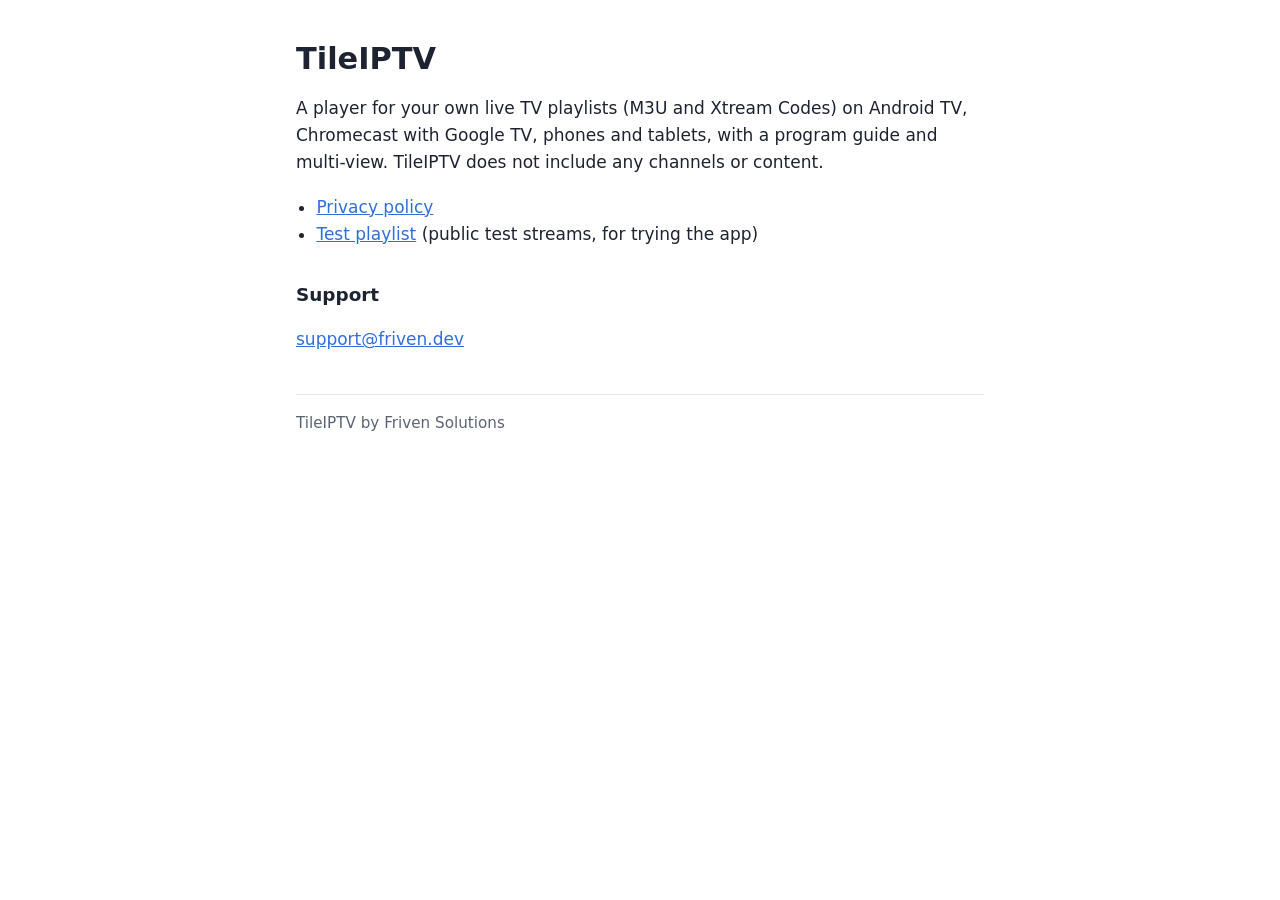
<file: index.html>
<!doctype html>
<html lang="en">
<head>
<meta charset="utf-8">
<meta name="viewport" content="width=device-width, initial-scale=1">
<title>TileIPTV</title>
<link rel="stylesheet" href="style.css">
</head>
<body>
<main>
<h1>TileIPTV</h1>
<p>A player for your own live TV playlists (M3U and Xtream Codes) on Android TV, Chromecast with
Google TV, phones and tablets, with a program guide and multi-view. TileIPTV does not include any
channels or content.</p>
<ul>
<li><a href="privacy.html">Privacy policy</a></li>
<li><a href="test-playlist.m3u">Test playlist</a> (public test streams, for trying the app)</li>
</ul>
<h2>Support</h2>
<p><a href="mailto:support@friven.dev">support@friven.dev</a></p>
<hr>
<p class="muted">TileIPTV by Friven Solutions</p>
</main>
</body>
</html>
</file>
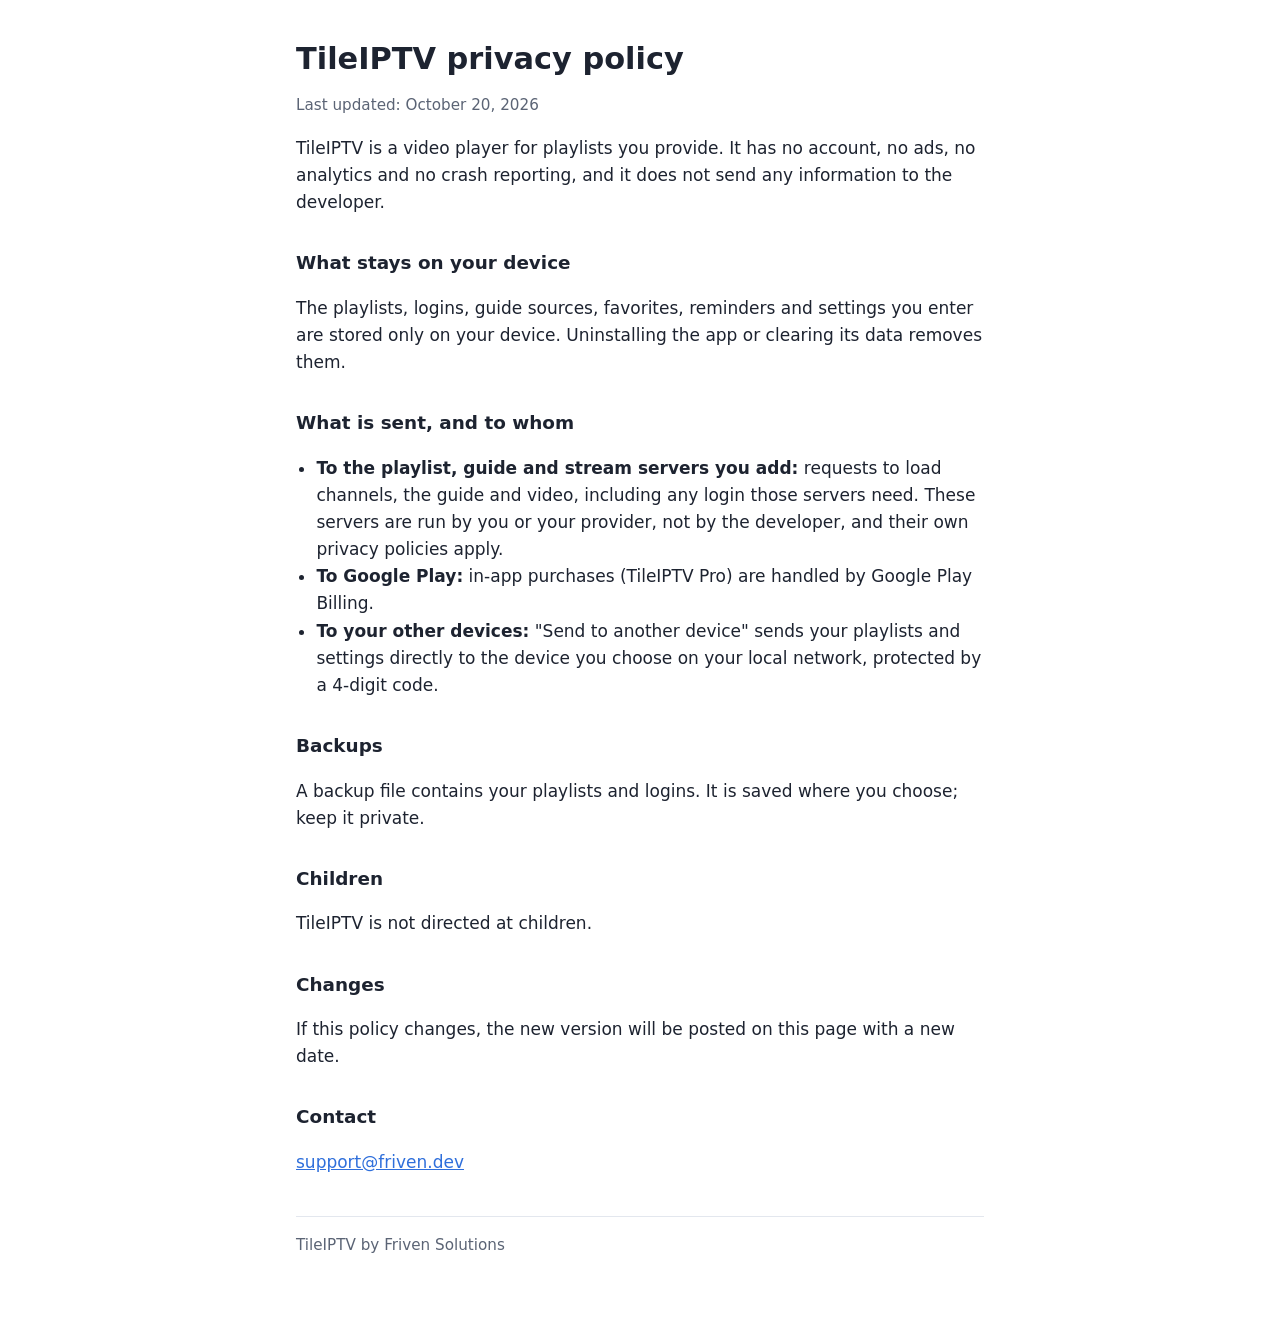
<file: privacy.html>
<!doctype html>
<html lang="en">
<head>
<meta charset="utf-8">
<meta name="viewport" content="width=device-width, initial-scale=1">
<title>TileIPTV Privacy Policy</title>
<link rel="stylesheet" href="style.css">
</head>
<body>
<main>
<h1>TileIPTV privacy policy</h1>
<p class="muted">Last updated: October 20, 2026</p>

<p>TileIPTV is a video player for playlists you provide. It has no account, no ads, no analytics
and no crash reporting, and it does not send any information to the developer.</p>

<h2>What stays on your device</h2>
<p>The playlists, logins, guide sources, favorites, reminders and settings you enter are stored only
on your device. Uninstalling the app or clearing its data removes them.</p>

<h2>What is sent, and to whom</h2>
<ul>
<li><strong>To the playlist, guide and stream servers you add:</strong> requests to load channels, the
guide and video, including any login those servers need. These servers are run by you or your
provider, not by the developer, and their own privacy policies apply.</li>
<li><strong>To Google Play:</strong> in-app purchases (TileIPTV Pro) are handled by Google Play Billing.</li>
<li><strong>To your other devices:</strong> "Send to another device" sends your playlists and settings
directly to the device you choose on your local network, protected by a 4-digit code.</li>
</ul>

<h2>Backups</h2>
<p>A backup file contains your playlists and logins. It is saved where you choose; keep it private.</p>

<h2>Children</h2>
<p>TileIPTV is not directed at children.</p>

<h2>Changes</h2>
<p>If this policy changes, the new version will be posted on this page with a new date.</p>

<h2>Contact</h2>
<p><a href="mailto:support@friven.dev">support@friven.dev</a></p>

<hr>
<p class="muted">TileIPTV by Friven Solutions</p>
</main>
</body>
</html>
</file>
<file: style.css>
:root { --bg: #ffffff; --fg: #1d2330; --muted: #5b6475; --accent: #2f6fdb; --rule: #e3e7ee; }
@media (prefers-color-scheme: dark) { :root { --bg: #12151c; --fg: #e6e9ef; --muted: #9aa3b5; --accent: #79a6ff; --rule: #2a3040; } }
* { box-sizing: border-box; }
body { margin: 0; background: var(--bg); color: var(--fg); font: 17px/1.6 system-ui, -apple-system, "Segoe UI", Roboto, sans-serif; }
main { max-width: 720px; margin: 0 auto; padding: 40px 16px 64px; }
h1 { font-size: 1.9rem; line-height: 1.25; margin: 0 0 4px; }
h2 { font-size: 1.15rem; margin: 32px 0 8px; }
p, li { color: var(--fg); }
.muted { color: var(--muted); font-size: 0.95rem; }
a { color: var(--accent); }
ul { padding-left: 1.2em; }
hr { border: 0; border-top: 1px solid var(--rule); margin: 40px 0 16px; }
</file>
